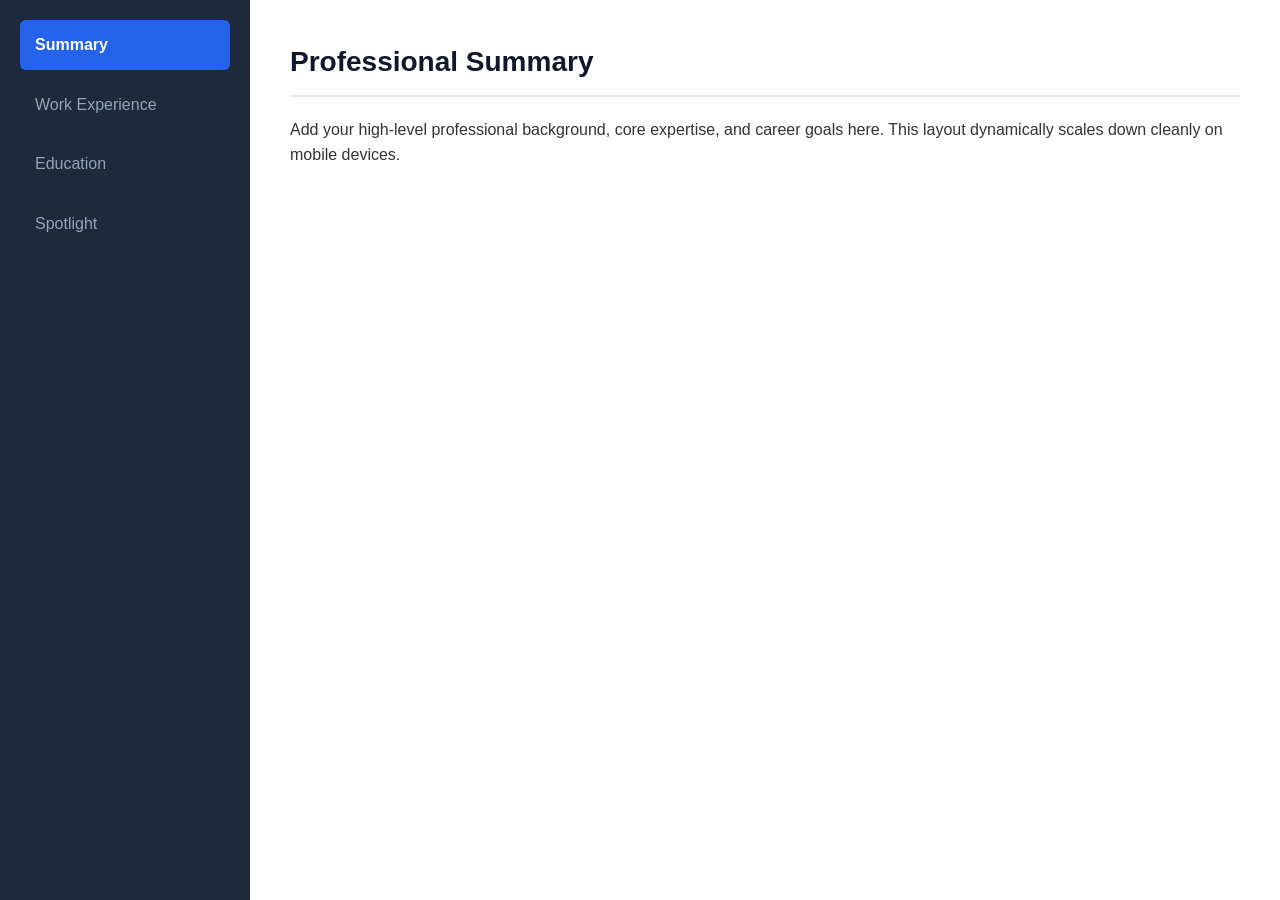
<file: index.html>
<!DOCTYPE html>
<html lang="en">
<head>
    <meta charset="UTF-8">
    <meta name="viewport" content="width=device-width, initial-scale=1.0">
    <title>Profile - Summary</title>
    <link rel="stylesheet" href="style.css">
</head>
<body>
    <div class="container">
        <nav class="sidebar">
            <a href="index.html" class="nav-btn active">Summary</a>
            <a href="experience.html" class="nav-btn">Work Experience</a>
            <a href="education.html" class="nav-btn">Education</a>
            <a href="spotlight.html" class="nav-btn">Spotlight</a>
        </nav>
        <main class="content">
            <section>
                <h2>Professional Summary</h2>
                <p>Add your high-level professional background, core expertise, and career goals here. This layout dynamically scales down cleanly on mobile devices.</p>
            </section>
        </main>
    </div>
</body>
</html>
</file>
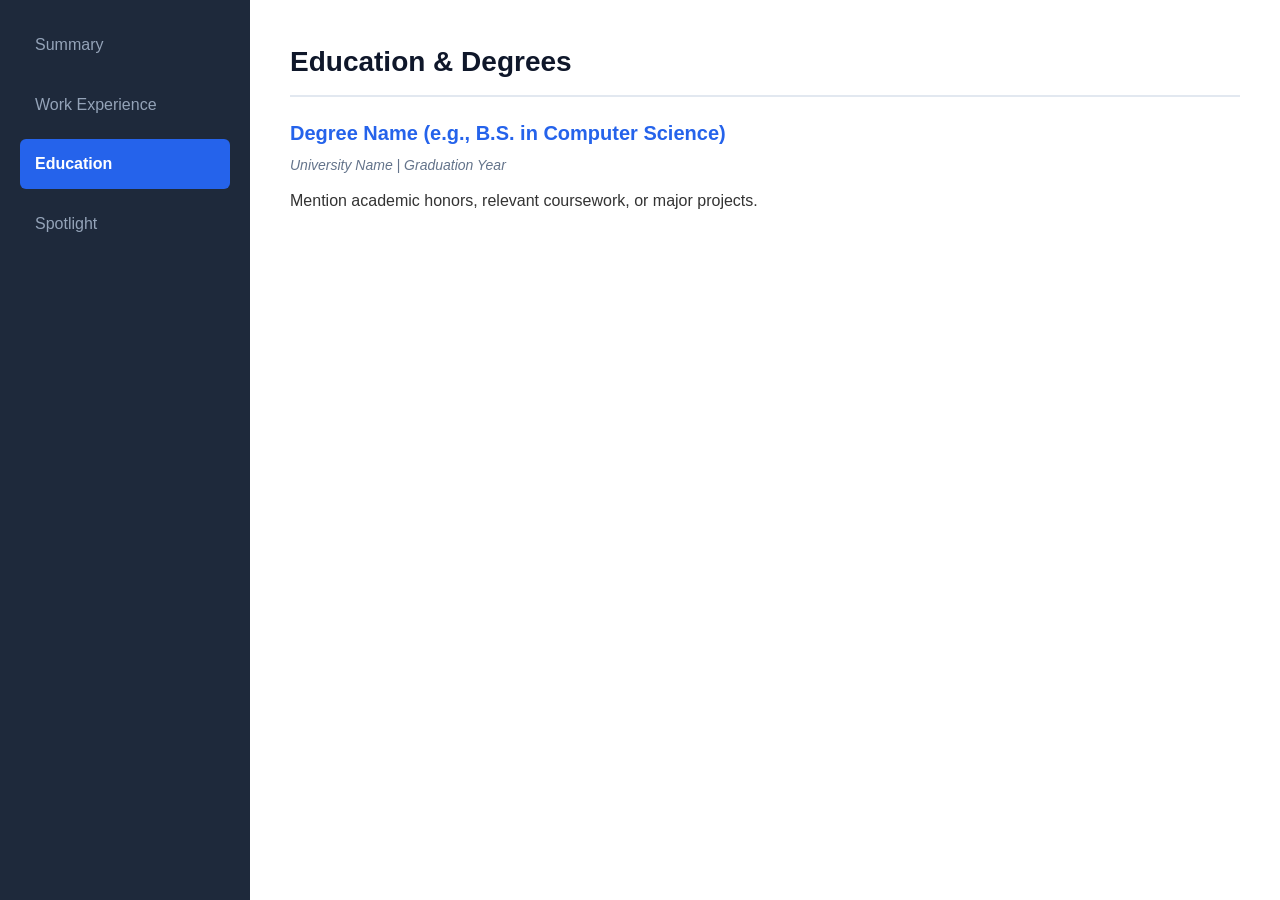
<file: education.html>
<!DOCTYPE html>
<html lang="en">
<head>
    <meta charset="UTF-8">
    <meta name="viewport" content="width=device-width, initial-scale=1.0">
    <title>Profile - Education</title>
    <link rel="stylesheet" href="style.css">
</head>
<body>
    <div class="container">
        <nav class="sidebar">
            <a href="index.html" class="nav-btn">Summary</a>
            <a href="experience.html" class="nav-btn">Work Experience</a>
            <a href="education.html" class="nav-btn active">Education</a>
            <a href="spotlight.html" class="nav-btn">Spotlight</a>
        </nav>
        <main class="content">
            <section>
                <h2>Education & Degrees</h2>
                <div class="item">
                    <h3>Degree Name (e.g., B.S. in Computer Science)</h3>
                    <p class="meta">University Name | Graduation Year</p>
                    <p>Mention academic honors, relevant coursework, or major projects.</p>
                </div>
            </section>
        </main>
    </div>
</body>
</html>
</file>
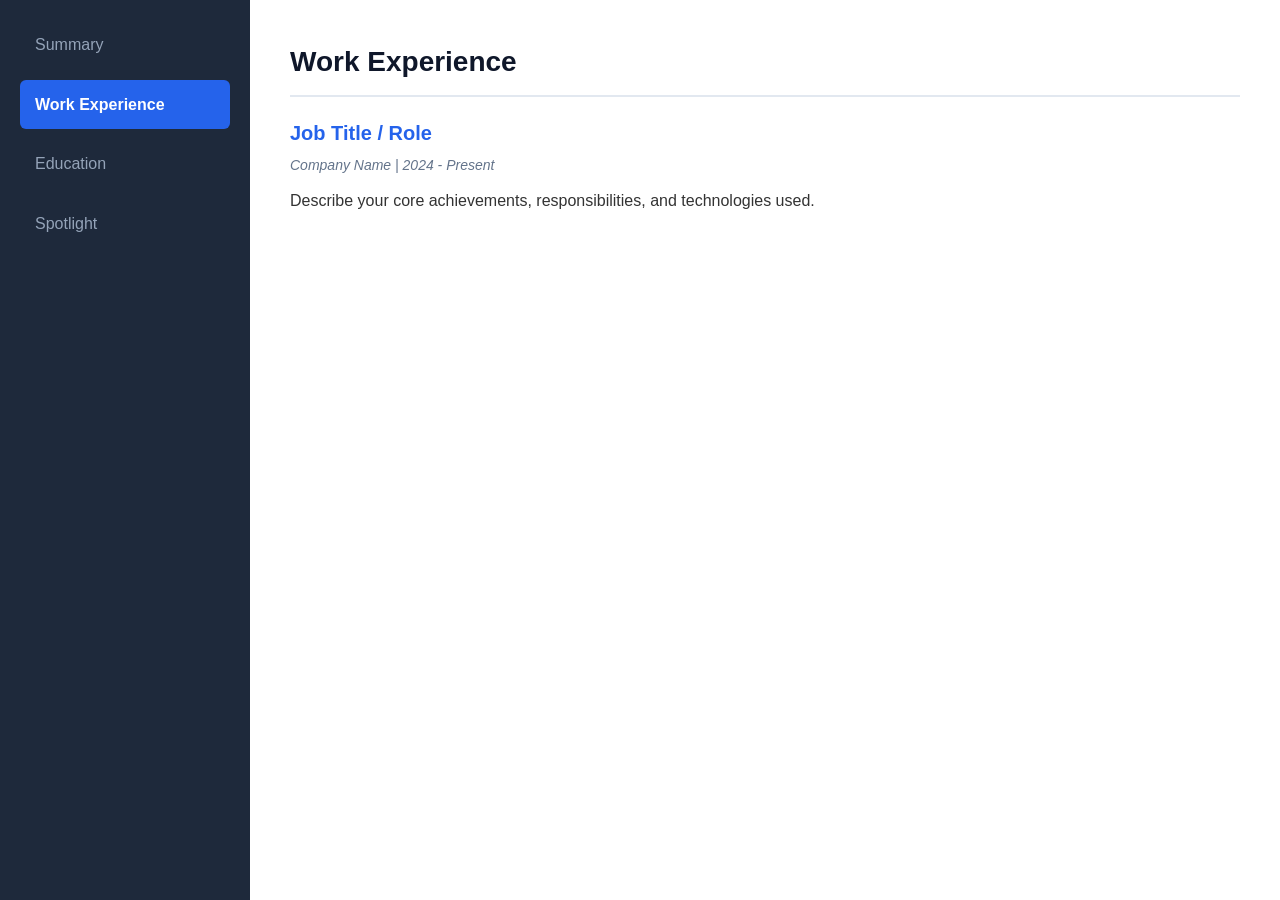
<file: experience.html>
<!DOCTYPE html>
<html lang="en">
<head>
    <meta charset="UTF-8">
    <meta name="viewport" content="width=device-width, initial-scale=1.0">
    <title>Profile - Experience</title>
    <link rel="stylesheet" href="style.css">
</head>
<body>
    <div class="container">
        <nav class="sidebar">
            <a href="index.html" class="nav-btn">Summary</a>
            <a href="experience.html" class="nav-btn active">Work Experience</a>
            <a href="education.html" class="nav-btn">Education</a>
            <a href="spotlight.html" class="nav-btn">Spotlight</a>
        </nav>
        <main class="content">
            <section>
                <h2>Work Experience</h2>
                <div class="item">
                    <h3>Job Title / Role</h3>
                    <p class="meta">Company Name | 2024 - Present</p>
                    <p>Describe your core achievements, responsibilities, and technologies used.</p>
                </div>
            </section>
        </main>
    </div>
</body>
</html>
</file>
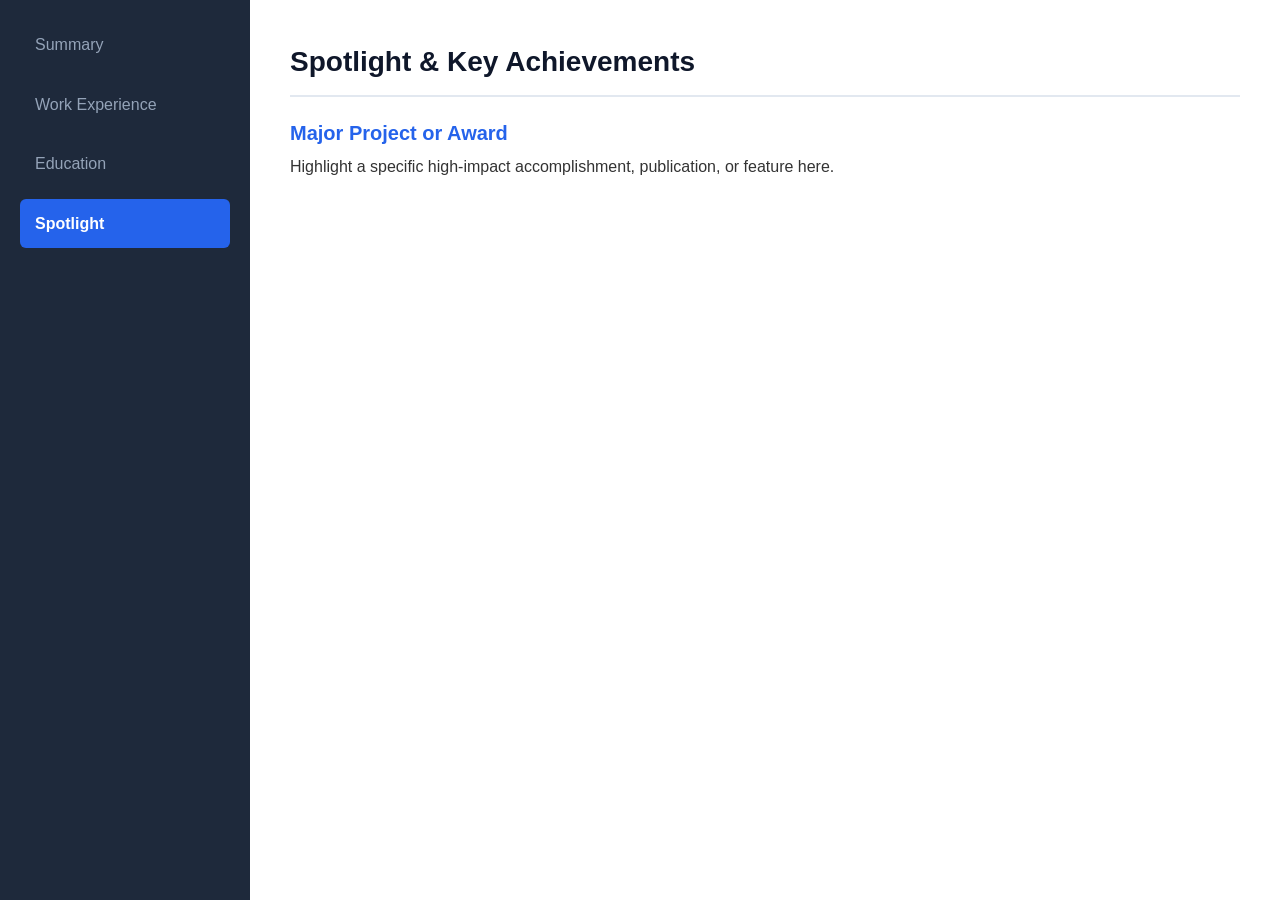
<file: spotlight.html>
<!DOCTYPE html>
<html lang="en">
<head>
    <meta charset="UTF-8">
    <meta name="viewport" content="width=device-width, initial-scale=1.0">
    <title>Profile - Spotlight</title>
    <link rel="stylesheet" href="style.css">
</head>
<body>
    <div class="container">
        <nav class="sidebar">
            <a href="index.html" class="nav-btn">Summary</a>
            <a href="experience.html" class="nav-btn">Work Experience</a>
            <a href="education.html" class="nav-btn">Education</a>
            <a href="spotlight.html" class="nav-btn active">Spotlight</a>
        </nav>
        <main class="content">
            <section>
                <h2>Spotlight & Key Achievements</h2>
                <div class="item">
                    <h3>Major Project or Award</h3>
                    <p>Highlight a specific high-impact accomplishment, publication, or feature here.</p>
                </div>
            </section>
        </main>
    </div>
</body>
</html>
</file>
<file: style.css>
/* Base Reset */
* {
    box-sizing: border-box;
    margin: 0;
    padding: 0;
    font-family: 'Segoe UI', Tahoma, Geneva, Verdana, sans-serif;
}

body {
    background-color: #f4f6f9;
    color: #333;
    line-height: 1.6;
}

/* Responsive Main Layout Container */
.container {
    display: flex;
    min-height: 100vh;
    flex-direction: row; /* Desktop defaults to side-by-side layout */
}

/* Sidebar Layout (Desktop) */
.sidebar {
    width: 250px;
    background-color: #1e293b;
    padding: 20px;
    display: flex;
    flex-direction: column;
    gap: 10px;
    flex-shrink: 0;
}

/* Navigation Links acting as buttons */
.nav-btn {
    color: #94a3b8;
    padding: 12px 15px;
    text-align: left;
    font-size: 16px;
    text-decoration: none;
    border-radius: 6px;
    transition: all 0.3s ease;
}

.nav-btn:hover {
    background-color: #334155;
    color: #ffffff;
}

/* Style for the currently active page link */
.nav-btn.active {
    background-color: #2563eb;
    color: #ffffff;
    font-weight: bold;
}

/* Content Panel Layout */
.content {
    flex: 1;
    padding: 40px;
    background-color: #ffffff;
}

/* Typography & Shared Section Elements */
h2 {
    color: #0f172a;
    margin-bottom: 20px;
    border-bottom: 2px solid #e2e8f0;
    padding-bottom: 10px;
    font-size: 28px;
}

.item {
    margin-bottom: 30px;
}

.item h3 {
    color: #2563eb;
    margin-bottom: 5px;
    font-size: 20px;
}

.meta {
    font-size: 14px;
    color: #64748b;
    margin-bottom: 12px;
    font-style: italic;
}

/* Mobile Responsive Breakpoint */
@media (max-width: 768px) {
    .container {
        flex-direction: column; /* Stacks navigation on top of content */
    }

    .sidebar {
        width: 100%; /* Spans full width of mobile browser */
        padding: 15px;
        flex-direction: row; /* Arranges menu items side-by-side or wrapping */
        flex-wrap: wrap; 
        justify-content: center;
        gap: 8px;
    }

    .nav-btn {
        flex: 1 1 auto; /* Allows links to distribute evenly */
        text-align: center;
        padding: 10px 12px;
        font-size: 14px;
    }

    .content {
        padding: 20px; /* Reduced breathing room on smaller viewports */
    }
    
    h2 {
        font-size: 24px;
    }
}
</file>
